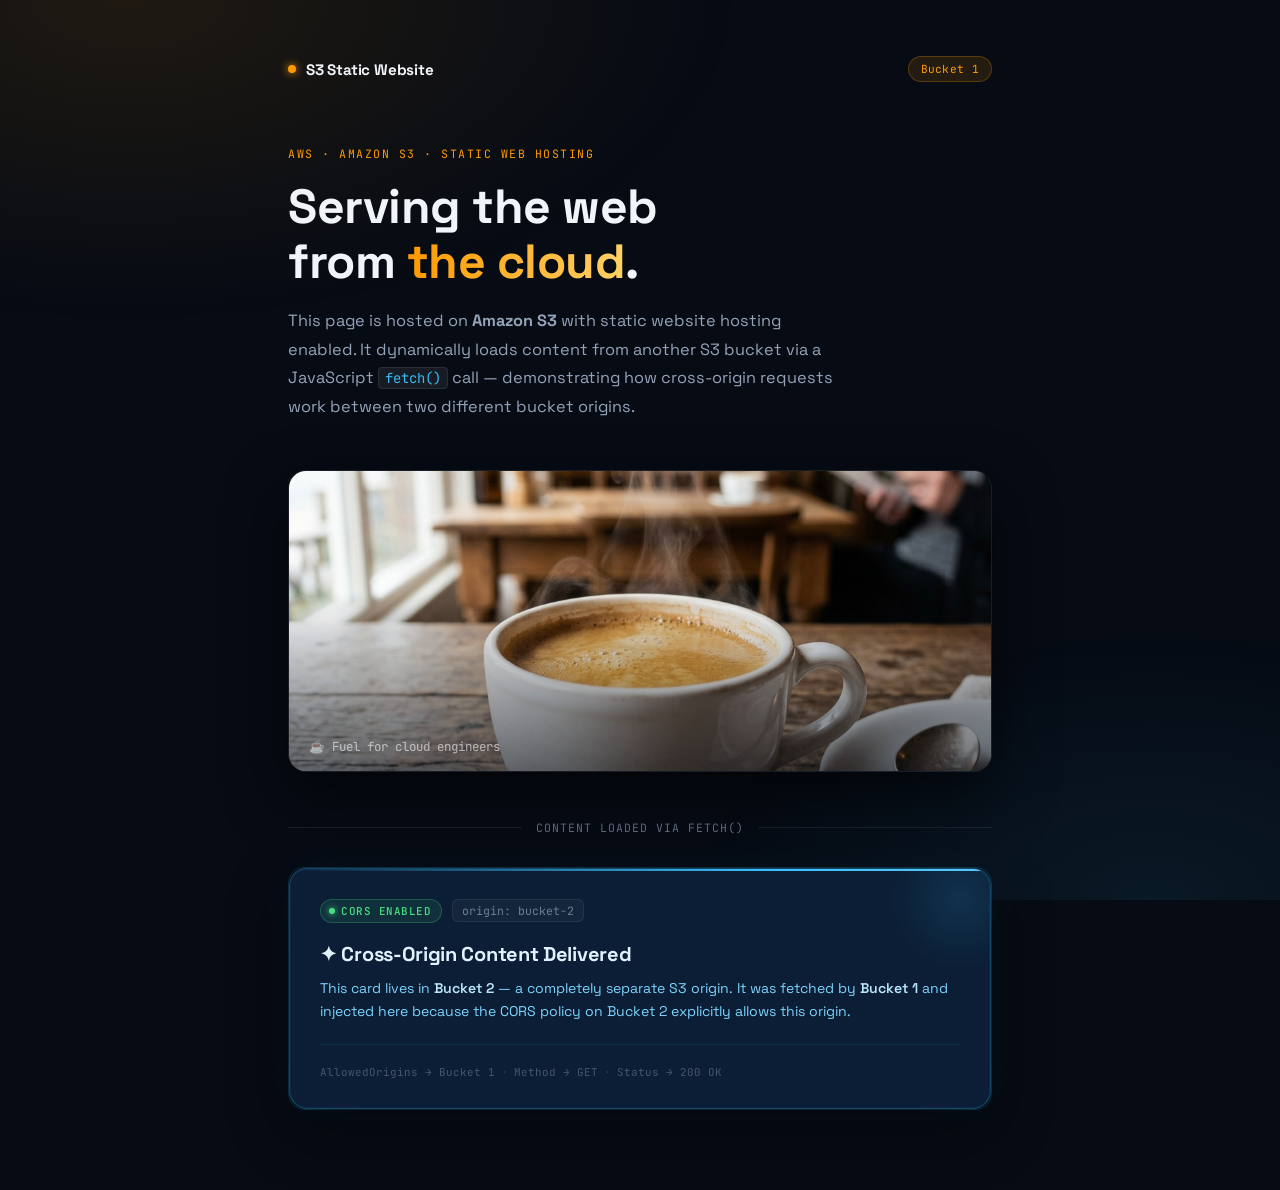
<file: index.html>
<!DOCTYPE html>
<html lang="en">
<head>
    <meta charset="UTF-8">
    <meta name="viewport" content="width=device-width, initial-scale=1.0">
    <title>S3 Static Site</title>
    <link rel="stylesheet" href="styles.css">
</head>
<body>
    <div class="wrapper">

        <!-- Navbar -->
        <nav class="navbar">
            <div class="nav-logo">
                <span class="dot"></span>
                S3 Static Website
            </div>
            <span class="nav-chip">Bucket&nbsp;1</span>
        </nav>

        <!-- Hero -->
        <section class="hero">
            <p class="hero-eyebrow">AWS · Amazon S3 · Static Web Hosting</p>
            <h1>Serving the web<br>from <em>the cloud</em>.</h1>
            <p class="hero-desc">
                This page is hosted on <strong>Amazon S3</strong> with static website hosting enabled.
                It dynamically loads content from another S3 bucket via a JavaScript <code>fetch()</code> call —
                demonstrating how cross-origin requests work between two different bucket origins.
            </p>
        </section>

        <!-- Image -->
        <div class="photo-frame">
            <img src="coffee.jpg" alt="Coffee" />
            <div class="photo-frame-overlay"></div>
            <span class="photo-caption">☕ Fuel for cloud engineers</span>
        </div>

        <!-- Separator -->
        <div class="sep">
            <div class="sep-line"></div>
            <span class="sep-label">Content loaded via fetch()</span>
            <div class="sep-line"></div>
        </div>

        <!-- Zone where extra-page.html is injected -->
        <div class="fetch-zone" id="tofetch">
            <p class="fetch-placeholder">// waiting for cross-origin response...</p>
        </div>

    </div>

    <script>
        var tofetch = document.getElementById("tofetch");

        fetch('extra-page.html')
        .then((response) => {
            return response.text();
        })
        .then((html) => {
            tofetch.innerHTML = html;
        });
    </script>
</body>
</html>
</file>
<file: styles.css>
/* ===================================================
   styles.css — index.html (Bucket 1)
   =================================================== */

@import url('https://fonts.googleapis.com/css2?family=Space+Grotesk:wght@400;500;600;700&family=JetBrains+Mono:wght@400;500&display=swap');

*, *::before, *::after { box-sizing: border-box; margin: 0; padding: 0; }

:root {
  --orange: #ff9900;
  --orange-dim: rgba(255, 153, 0, 0.12);
  --blue: #38bdf8;
  --surface: rgba(255, 255, 255, 0.04);
  --border: rgba(255, 255, 255, 0.08);
  --text: #f1f5f9;
  --muted: #64748b;
}

body {
  font-family: 'Space Grotesk', sans-serif;
  background: #060b14;
  color: var(--text);
  min-height: 100vh;
  overflow-x: hidden;
}

/* === Animated Mesh Background === */
body::before {
  content: '';
  position: fixed;
  inset: 0;
  background:
    radial-gradient(ellipse 80% 60% at 10% 0%, rgba(255, 153, 0, 0.1) 0%, transparent 60%),
    radial-gradient(ellipse 60% 50% at 90% 100%, rgba(56, 189, 248, 0.08) 0%, transparent 60%);
  pointer-events: none;
  z-index: 0;
}

.wrapper {
  position: relative;
  z-index: 1;
  max-width: 760px;
  margin: 0 auto;
  padding: 56px 28px 80px;
}

/* === Top Nav Bar === */
.navbar {
  display: flex;
  align-items: center;
  justify-content: space-between;
  margin-bottom: 64px;
}

.nav-logo {
  display: flex;
  align-items: center;
  gap: 10px;
  font-weight: 700;
  font-size: 0.95rem;
  letter-spacing: -0.2px;
}

.nav-logo .dot {
  width: 8px;
  height: 8px;
  border-radius: 50%;
  background: var(--orange);
  box-shadow: 0 0 8px var(--orange);
  animation: pulse-dot 2s infinite;
}

@keyframes pulse-dot {
  0%, 100% { box-shadow: 0 0 6px var(--orange); }
  50% { box-shadow: 0 0 16px var(--orange), 0 0 32px rgba(255,153,0,0.3); }
}

.nav-chip {
  font-family: 'JetBrains Mono', monospace;
  font-size: 0.7rem;
  background: var(--orange-dim);
  border: 1px solid rgba(255, 153, 0, 0.25);
  color: var(--orange);
  padding: 5px 12px;
  border-radius: 100px;
  letter-spacing: 0.3px;
}

/* === Hero === */
.hero {
  margin-bottom: 48px;
}

.hero-eyebrow {
  font-family: 'JetBrains Mono', monospace;
  font-size: 0.72rem;
  color: var(--orange);
  text-transform: uppercase;
  letter-spacing: 1.5px;
  margin-bottom: 18px;
}

.hero h1 {
  font-size: clamp(2rem, 5vw, 3rem);
  font-weight: 700;
  line-height: 1.15;
  letter-spacing: -0.5px;
  margin-bottom: 18px;
}

.hero h1 em {
  font-style: normal;
  background: linear-gradient(90deg, var(--orange), #ffd166);
  -webkit-background-clip: text;
  -webkit-text-fill-color: transparent;
}

.hero-desc {
  font-size: 1.02rem;
  color: #94a3b8;
  line-height: 1.75;
  max-width: 560px;
}

.hero-desc code {
  font-family: 'JetBrains Mono', monospace;
  font-size: 0.85em;
  background: rgba(255,255,255,0.07);
  border: 1px solid var(--border);
  padding: 1px 6px;
  border-radius: 4px;
  color: var(--blue);
}

/* === Image === */
.photo-frame {
  position: relative;
  border-radius: 18px;
  overflow: hidden;
  margin: 40px 0;
  box-shadow: 0 24px 60px rgba(0, 0, 0, 0.6);
  border: 1px solid var(--border);
}

.photo-frame img {
  width: 100%;
  height: 300px;
  object-fit: cover;
  display: block;
}

.photo-frame-overlay {
  position: absolute;
  inset: 0;
  background: linear-gradient(to top, rgba(6, 11, 20, 0.6) 0%, transparent 60%);
}

.photo-caption {
  position: absolute;
  bottom: 16px;
  left: 20px;
  font-size: 0.78rem;
  color: rgba(255,255,255,0.6);
  font-family: 'JetBrains Mono', monospace;
}

/* === Separator === */
.sep {
  display: flex;
  align-items: center;
  gap: 14px;
  margin: 48px 0 32px;
}

.sep-line {
  flex: 1;
  height: 1px;
  background: var(--border);
}

.sep-label {
  font-size: 0.72rem;
  font-family: 'JetBrains Mono', monospace;
  color: var(--muted);
  text-transform: uppercase;
  letter-spacing: 1px;
  white-space: nowrap;
}

/* === Fetch Zone === */
.fetch-zone {
  background: var(--surface);
  border: 1px dashed rgba(255,255,255,0.1);
  border-radius: 16px;
  padding: 32px;
  min-height: 100px;
  transition: border-color 0.3s ease;
}

.fetch-zone:not(:empty) {
  border-style: solid;
  border-color: rgba(56, 189, 248, 0.2);
  padding: 0;
  background: transparent;
}

.fetch-placeholder {
  font-family: 'JetBrains Mono', monospace;
  font-size: 0.8rem;
  color: var(--muted);
  text-align: center;
}
</file>
